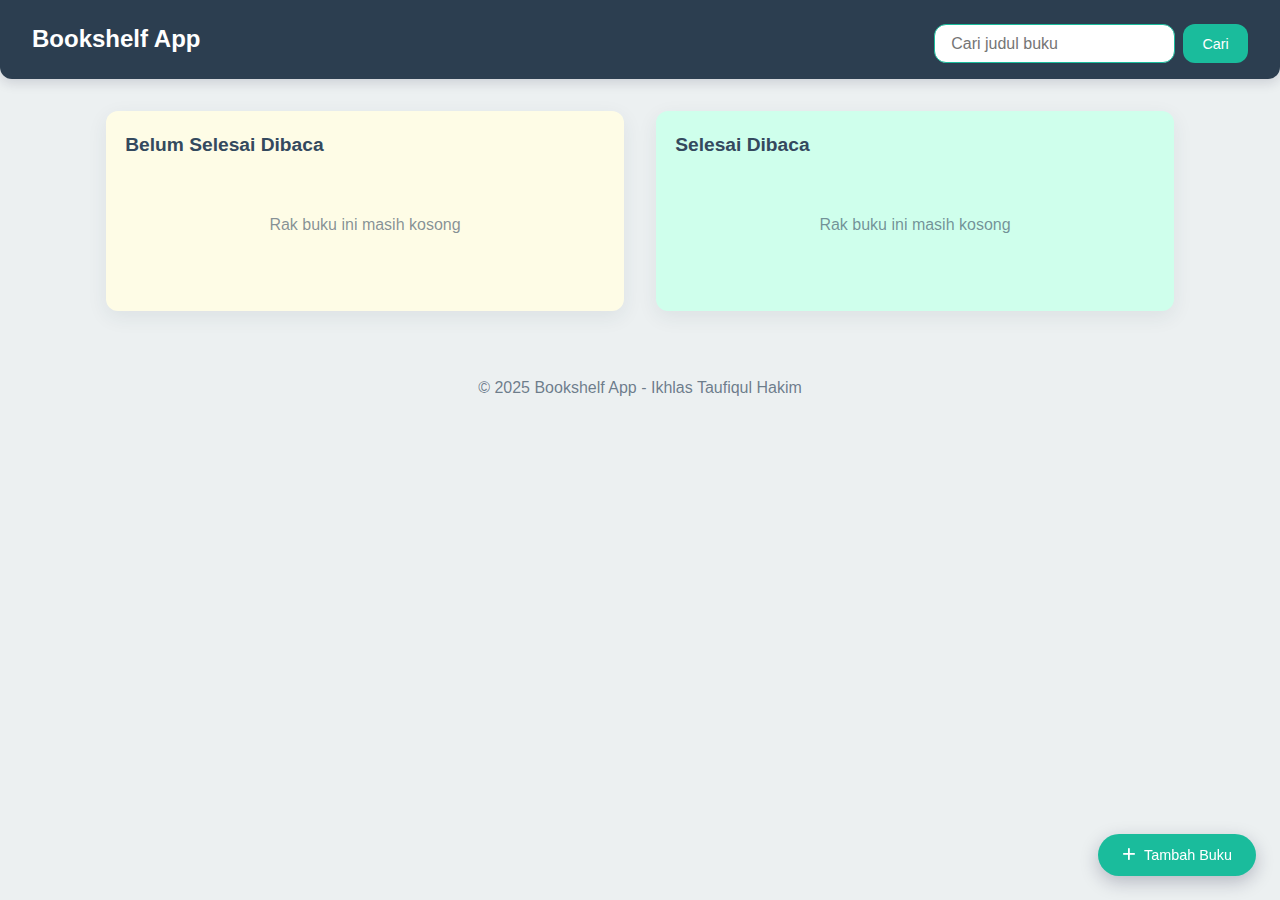
<file: bookshelf-js/index.html>
<!DOCTYPE html>
<html lang="en">
<head>
  <meta charset="UTF-8">
  <meta name="viewport" content="width=device-width, initial-scale=1.0">
  <title>Bookshelf App</title>
  <link rel="stylesheet" href="styles.css">
  <link
    rel="stylesheet"
    href="https://cdnjs.cloudflare.com/ajax/libs/font-awesome/6.4.0/css/all.min.css"
  />
  <script defer src="main.js"></script>
</head>
<body>
  <header>
    <h1>Bookshelf App</h1>
    <form class="search" id="searchBook" data-testid="searchBookForm">
      <input
        type="text"
        placeholder="Cari judul buku"
        data-testid="searchBookFormTitleInput"
      />
      <button type="submit" data-testid="searchBookFormSubmitButton">Cari</button>
    </form>
  </header>


  <main class="container">

    <!-- Shelves -->
    <div class="shelves">
      <section class="shelf" id="incompleteShelf">
        <h2>Belum Selesai Dibaca</h2>
        <div id="incompleteBookList" data-testid="incompleteBookList"></div>
      </section>

      <section class="shelf" id="completeShelf">
        <h2>Selesai Dibaca</h2>
        <div id="completeBookList" data-testid="completeBookList"></div>
      </section>
    </div>
  </main>

  <!-- Extended FAB -->
  <button id="fab" class="extended-fab">
    <i class="fas fa-plus"></i> Tambah Buku
  </button>

  <!-- Modal Add Book -->
  <div id="modal" class="modal hidden">
    <div class="modal-content">
      <span id="closeModal" class="close">&times;</span>
      <form id="bookForm" data-testid="bookForm">
        <div class="form-group">
          <label for="bookFormTitle">Judul</label>
          <input id="bookFormTitle" type="text" required data-testid="bookFormTitleInput">
        </div>
        <div class="form-group">
          <label for="bookFormAuthor">Penulis</label>
          <input id="bookFormAuthor" type="text" required data-testid="bookFormAuthorInput">
        </div>
        <div class="form-group">
          <label for="bookFormYear">Tahun</label>
          <input id="bookFormYear" type="number" required data-testid="bookFormYearInput">
        </div>
        <div class="form-group checkbox">
          <label for="bookFormIsComplete">Selesai dibaca</label>
          <input id="bookFormIsComplete" type="checkbox" data-testid="bookFormIsCompleteCheckbox">
        </div>
        <button id="bookFormSubmit" type="submit" data-testid="bookFormSubmitButton">
          Simpan ke Rak
        </button>
      </form>
    </div>
  </div>

  <footer>
    <p>&copy; 2025 Bookshelf App - Ikhlas Taufiqul Hakim</p>
  </footer>
</body>
</html>
</file>
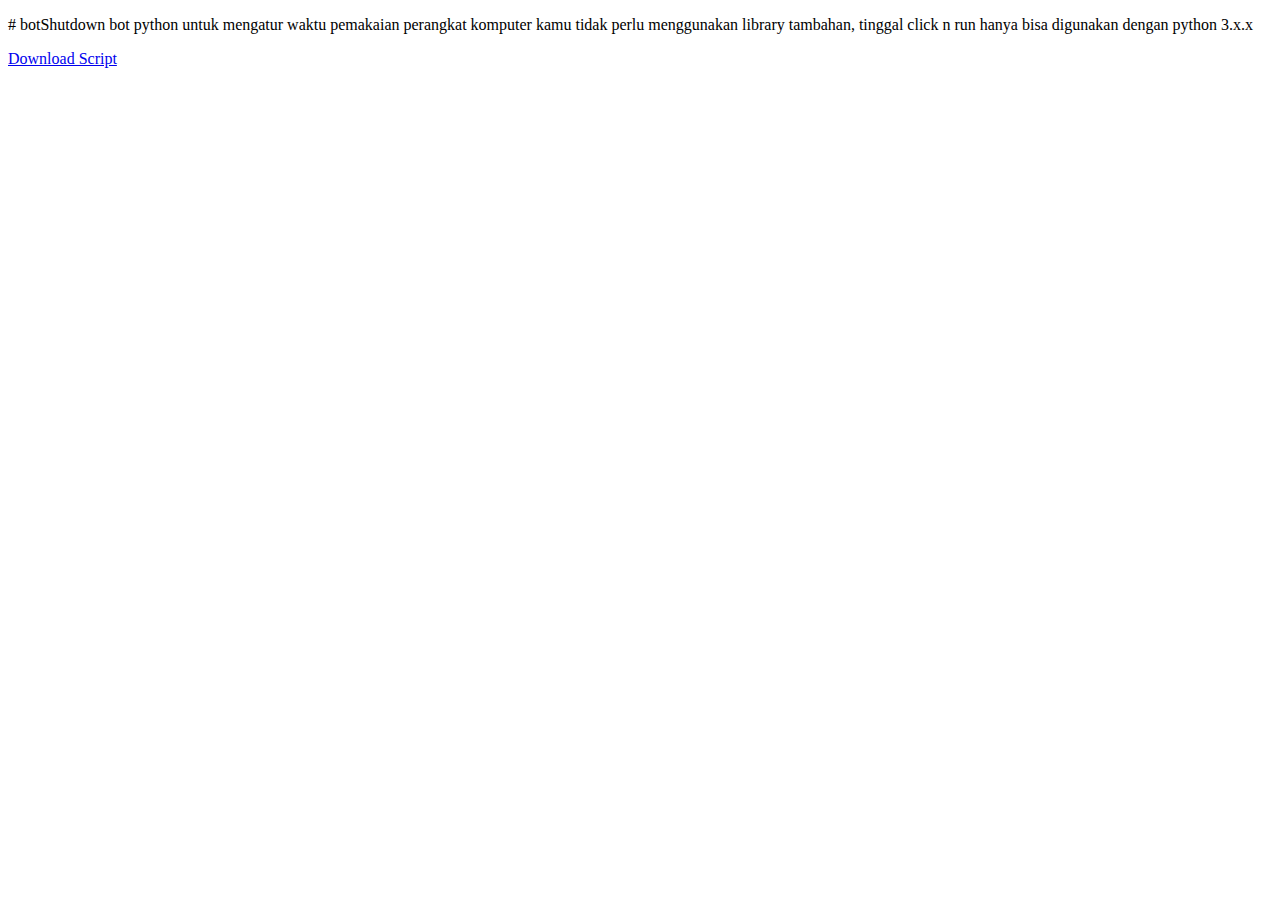
<file: botShutdown/index.html>
<!DOCTYPE html>
<html lang="en">
<head>
    <meta charset="UTF-8">
    <meta name="viewport" content="width=device-width, initial-scale=1.0">
    <title>Document</title>
</head>
<body>
    <p># botShutdown
bot python untuk mengatur waktu pemakaian perangkat komputer kamu

tidak perlu menggunakan library tambahan, tinggal click n run

hanya bisa digunakan dengan python 3.x.x
</p>

<a href="https://raw.githubusercontent.com/ikhlasth/botShutdown/botShutdown.py" download>
  Download Script
</a>
</body>
</html>
</file>
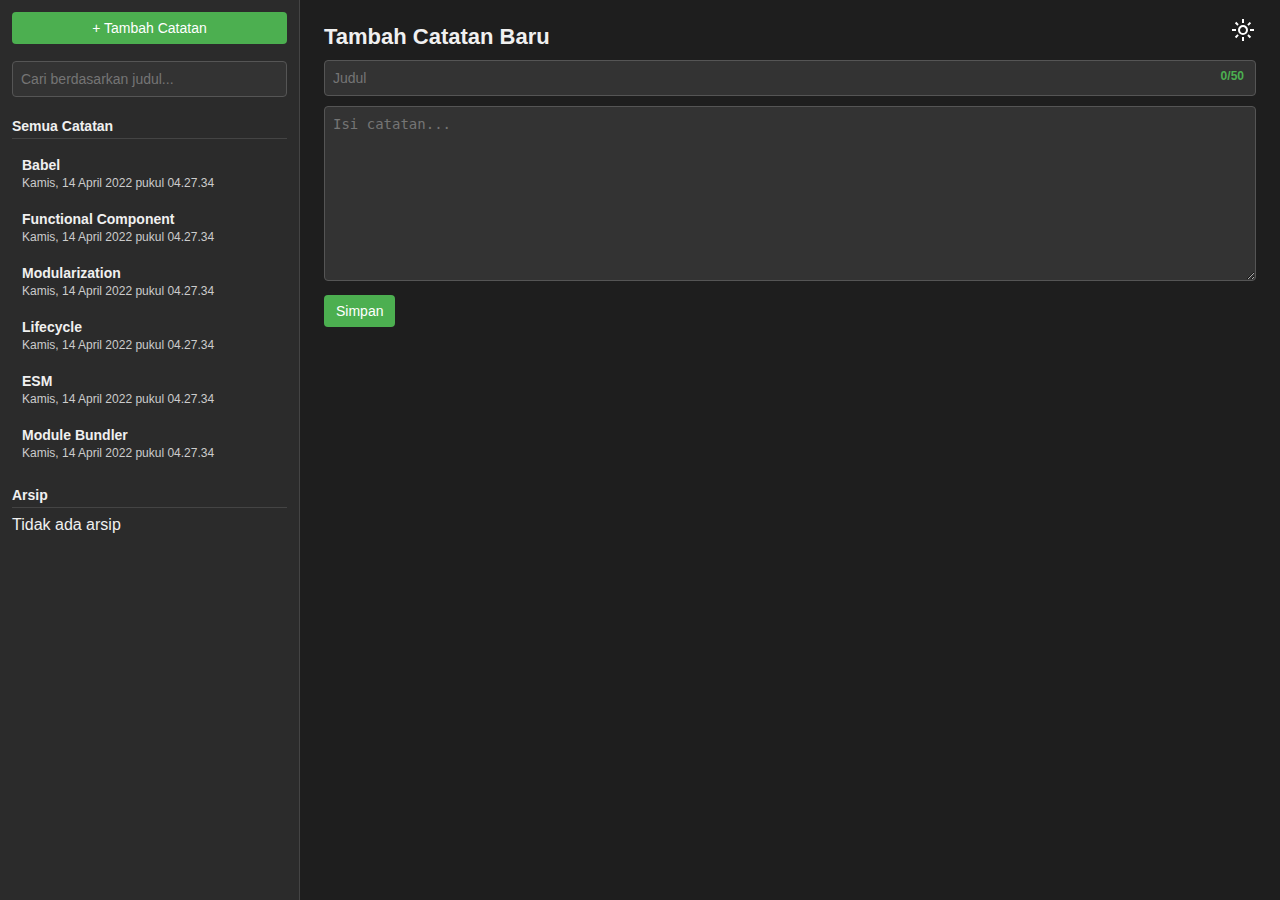
<file: buku-catatan/index.html>
<!doctype html>
<html lang="en">

<head>
  <meta charset="UTF-8" />
  <meta name="viewport" content="width=device-width, initial-scale=1.0" />
  <title>Buku Catatan</title>
  <script type="module" crossorigin src="/buku-catatan/assets/index-Bvlq6__N.js"></script>
  <link rel="stylesheet" crossorigin href="/buku-catatan/assets/index-CflOdHof.css">
</head>

<body>
  <div id="root"></div>
</body>

</html>
</file>
<file: bookshelf-js/styles.css>
:root {
  --dark: #2C3E50;
  --muted: #1ABC9C;
  --soft: #ECF0F1;
  --accent: #E9C46A;
  --text: #34495E;
  --card-incomplete: #fffcd8;
  --card-complete: #d0fce3;
  --shelf-incomplete: #fefce6;
  --shelf-complete: #cfffec;
  --button-complete: var(--soft);
  --button-edit: var(--soft);
  --button-delete: var(--soft);
  --icon-button-edit: #e6af5d;
  --icon-button-incomplete: #b5ab45;
  --icon-button-complete: #71ad8b;     
  --icon-button-delete: #ef584a; 
}

/* Reset & Base */
* { 
  box-sizing: border-box; 
}

body {
  margin: 0;
  font-family: 'Inter', sans-serif;
  background: var(--soft);
  color: var(--text);
  line-height: 1.6;
}

footer { 
  text-align:center; 
  padding:1rem; 
  color: rgba(52,73,94,0.7); 
}

/* Header */
header {
  display: flex;
  justify-content: space-between;
  align-items: center;
  padding: 1rem 2rem;
  background: var(--dark);
  color: white;
  box-shadow: 0 4px 12px rgba(25,24,59,0.15);
  border-bottom-left-radius: 12px;
  border-bottom-right-radius: 12px;
  flex-wrap: wrap;
}

header h1 { 
  font-size: 1.5rem; 
  font-weight: 700; 
  margin: 0; 
}

header .search {
  display: flex;
  gap: 0.5rem;
  margin-top: 0.5rem;
}

header .search input {
  padding: 0.6rem 1rem;
  border-radius: 12px;
  border: 1px solid var(--muted);
  font-size: 1rem;
}

header .search button {
  padding: 0.6rem 1.2rem;
  border-radius: 12px;
  font-size: 0.9rem;
  border: none;
  background: var(--muted);
  color: white;
  cursor: pointer;
  transition: background 0.2s;
}

header .search button:hover {
  background: var(--accent);
  color: var(--dark);
}

/* Container & Shelves */
.container { 
  max-width:1100px; 
  margin:2rem auto; 
  padding:0 1rem; 
  display:flex; 
  flex-direction:column; 
  gap:1.5rem; 
}

.shelves { 
  display:flex; 
  gap:2rem; 
  align-items:flex-start; 
}

.shelf {
  flex:1;
  padding:1.2rem;
  border-radius:12px;
  box-shadow:0 6px 20px rgba(44,62,80,0.08);
  min-height:200px;
}

.shelf h2 { 
  font-size:1.2rem; 
  margin-top:0; 
  margin-bottom:0; 
  font-weight:600; 
}

#incompleteShelf {
    background: var(--shelf-incomplete);
}

#completeShelf {
    background: var(--shelf-complete);
}

/* Book Cards */
[data-testid="bookItem"] {
  padding: 1rem 1.2rem;
  border-radius: 12px;
  margin-bottom: 1rem;
  box-shadow: 0 4px 12px rgba(0,0,0,0.08);
  display: flex;
  flex-direction: column;
  gap: 0.5rem;
  transition: transform 0.2s, box-shadow 0.2s;
}

[data-testid="bookItem"]:hover {
  transform: translateY(-2px);
  box-shadow: 0 6px 18px rgba(25,24,59,0.12);
}

[data-testid="bookItemTitle"] {
  font-size: 1.1rem; font-weight: 600; color: var(--dark); margin:0;
}

[data-testid="bookItemAuthor"], [data-testid="bookItemYear"] {
  font-size: 0.9rem; color: rgba(52, 73, 94, 0.7); margin:0;
}

/* Book card per status */
#incompleteBookList [data-testid="bookItem"] { 
  background: var(--card-incomplete); 
  border: 1px solid rgba(0,0,0,0.1);
}

#completeBookList [data-testid="bookItem"] { 
  background: var(--card-complete);
  border: 1px solid rgba(0,0,0,0.1);
}

/* Tombol aksi buku */
[data-testid="bookItem"] div {
  display: flex;
  gap: 0.5rem;
  margin-top: 0.5rem;
  flex-wrap: wrap;
}

[data-testid="bookItemIsCompleteButton"] {
  background: var(--button-complete);
  color: var(--dark);
  border: none;
  border-radius: 8px;
  padding: 0.4rem 0.8rem;
  cursor: pointer;
  font-size: 0.9rem;
  display: inline-flex; align-items: center; gap: 0.3rem;
  transition: background 0.2s, transform 0.2s;
}

[data-testid="bookItemIsCompleteButton"]:hover {
  transform: scale(1.05);
}

[data-testid="bookItemEditButton"] {
  background: var(--button-edit);
  color: var(--dark);
  border: none;
  border-radius: 8px;
  padding: 0.4rem 0.8rem;
  cursor: pointer;
  font-size: 0.9rem;
  display: inline-flex; align-items: center; gap: 0.3rem;
  transition: background 0.2s, transform 0.2s;
}

[data-testid="bookItemEditButton"]:hover {
  transform: scale(1.05);
}

[data-testid="bookItemDeleteButton"] {
  background: var(--button-delete);
  color: var(--dark);
  border: none;
  border-radius: 8px;
  padding: 0.4rem 0.8rem;
  cursor: pointer;
  font-size: 0.9rem;
  display: inline-flex; align-items: center; gap: 0.3rem;
  transition: background 0.2s, transform 0.2s;
}

[data-testid="bookItemDeleteButton"]:hover {
  transform: scale(1.05);
}

.undo-icon {
  color: var(--icon-button-incomplete);
}

.check-icon {
  color: var(--icon-button-complete);
}

.edit-icon {
  color: var(--icon-button-edit);
}

.delete-icon {
  color: var(--icon-button-delete);
}

/* Extended FAB */
.extended-fab {
  position: fixed; bottom:24px; right:24px; z-index:1000;
  display:inline-flex; align-items:center; gap:0.5rem; font-size: 0.9rem;
  padding:0.8rem 1.5rem; border-radius:28px; background:var(--muted);
  color:white; font-weight:500; border:none; cursor:pointer; box-shadow:0 6px 18px rgba(25,24,59,0.25);
  transition: transform 0.2s, background 0.2s;
}

.extended-fab:hover { 
  background:var(--accent); 
  color:var(--dark); 
  transform:scale(1.05); 
}

.extended-fab i { 
  color:white; 
}

.extended-fab:hover i { 
  color:var(--dark); 
}

/* Modal */
.modal { 
  position:fixed; top:0; left:0; width:100%; height:100%; background:rgba(44,62,80,0.4);
  display:flex; justify-content:center; align-items:center; z-index:2000; backdrop-filter:blur(4px); transition:opacity 0.3s; 
}

.modal.hidden { 
  opacity:0; 
  pointer-events:none; 
}

.modal-content { 
  background:white; 
  padding:1.5rem; 
  border-radius:12px; 
  width:90%; 
  max-width:500px; 
  position:relative; 
}

.close { 
  position:absolute; 
  top:12px; 
  right:12px; 
  font-size:1.5rem; 
  cursor:pointer; 
  color:var(--dark); 
}

/* Form Groups */
.form-group { 
  display:flex; 
  flex-direction:column; 
  margin-bottom:0.8rem; 
}

.form-group input[type=text], .form-group input[type=number] {
  padding:0.6rem 0.8rem; 
  font-size:1rem; 
  border:1px solid #ccc; 
  border-radius:10px;
}

.form-group.checkbox { 
  flex-direction:row; 
  align-items:center; 
  gap:0.5rem; 
}

#bookFormSubmit {
  padding:0.8rem 1.5rem; 
  font-size: 0.9rem;
  border:none; 
  border-radius:12px; 
  background:var(--muted); 
  color:white; 
  cursor:pointer; 
  transition:background 0.2s;
}

#bookFormSubmit:hover { 
  background:var(--accent); 
  color:var(--dark); 
}

/* Responsive */
@media (max-width:820px) { .shelves { flex-direction:column; } }
@media (max-width:600px) { 
  header { flex-direction:column; align-items:stretch; }
  header .search { margin-top:0.5rem; justify-content:center; }
  header .search input { flex:1; max-width:100%; }
  [data-testid="bookItem"] div { flex-direction: column; gap: 0.3rem; }
}
@media (max-width:480px) { 
  .search form { flex-direction:column; } 
  .search button { width:100%; }
  .shelf h2 { font-size:1.1rem; margin-top:0.3rem; margin-bottom:0.5rem; }
}
</file>
<file: buku-catatan/assets/index-CflOdHof.css>
*{margin:0;padding:0;box-sizing:border-box}html,body{height:100%;background:#fff}.app{display:flex;min-height:100vh;width:100vw;font-family:sans-serif}.app.dark{background:#1e1e1e;color:#f0f0f0}.main{position:relative;flex:1;padding:24px;overflow-y:auto}.top-right{position:absolute;top:16px;right:16px;display:flex;gap:8px}.main h2{margin-bottom:8px;font-size:22px}.main small{color:#777;display:block;margin-bottom:20px}.app.dark small{color:#ccc}.main textarea{width:100%;box-sizing:border-box;padding:8px;font-size:14px;border:1px solid #ccc;border-radius:4px;margin-bottom:10px;resize:vertical;min-height:120px;line-height:1.4;outline:none}.main textarea:focus-within{border-color:#4caf50;box-shadow:0 0 0 2px #4caf504d}.app.dark input,.app.dark textarea{background:#333;color:#f0f0f0;border:1px solid #555}.note-body{text-align:justify;white-space:pre-wrap;line-height:1.5}.note-tanggal{white-space:pre-wrap}.input-judul{display:flex;align-items:center;margin:10px auto;position:relative}.input-judul input{flex:1;padding:8px;font-size:14px;border:1px solid #ccc;border-radius:4px;height:36px;outline:none;box-sizing:border-box}.input-judul input:focus-within{border-color:#4caf50;box-shadow:0 0 0 2px #4caf504d}.char-counter{position:absolute;right:12px;top:25%;font-size:12px;font-weight:700;background:transparent;padding-left:4px}.char-counter.safe{color:#4caf50}.char-counter.warn-low{color:#ff9800}.char-counter.warn-med{color:#fb8c00}.char-counter.warn-high{color:#e53935}.sidebar{width:300px;background:#fafafa;border-right:1px solid #ddd;padding:12px;box-sizing:border-box;display:flex;flex-direction:column}.app.dark .sidebar{background:#2b2b2b;border-right:1px solid #444}.sidebar h3{margin:16px 0 8px;font-size:14px;color:#555;border-bottom:1px solid #eee;padding-bottom:4px}.app.dark .sidebar h3{color:#f0f0f0;border-bottom:1px solid #444}.search-bar{display:flex;align-items:center;margin:5px 0;position:relative}.search-bar input{flex:1;padding:8px;font-size:14px;border:1px solid #ccc;border-radius:4px;height:36px;outline:none;box-sizing:border-box}.search-bar input:focus-within{border-color:#4caf50;box-shadow:0 0 0 2px #4caf504d}.note-list-item{padding:10px;border-radius:4px;cursor:pointer;transition:background .2s}.note-list-item:hover{background:#f0f0f0}.note-list-item strong{display:block;font-size:14px}.note-list-item small{font-size:12px;color:#777}.app.dark .note-list-item:hover{background:#333}.actions{margin-top:20px;display:flex;gap:10px}.actions button{padding:8px 12px;border:none;border-radius:4px;cursor:pointer;font-size:14px}.actions button:first-child{background:#f44336;color:#fff}.actions button:last-child{background:#2196f3;color:#fff}.add-note{margin-bottom:12px;padding:8px 12px;background:#4caf50;color:#fff;border:none;border-radius:4px;cursor:pointer;font-size:14px}.add-note:hover{background:#45a049}.icon-btn{background:none;border:none;padding:2px 1px;cursor:pointer;position:relative}.icon-btn:hover:before{content:"";position:absolute;top:-5px;right:50%;transform:translate(50%);border-width:4px;border-style:solid;border-color:#000 transparent transparent transparent}.icon-btn:hover:after{content:attr(title);position:absolute;top:35px;right:50%;transform:translate(50%);background:#000c;color:#fff;padding:4px 8px;font-size:12px;border-radius:4px;white-space:nowrap;pointer-events:none;z-index:10}.app.dark .icon-btn:hover:after{background:#fff;color:#000}.app.dark .icon-btn:hover:before{border-color:#fff transparent transparent transparent}.dark-mode-toggle{margin-right:8px}.dark-mode-toggle:hover:after{transform:translate(-1%)}.save-note-btn{padding:8px 12px;background:#4caf50;color:#fff;border:none;border-radius:4px;cursor:pointer;font-size:14px;transition:background .2s}.save-note-btn:hover{background:#45a049}.mobile-divider{display:none}@media (max-width: 900px){.sidebar{width:200px;min-width:180px;padding:.75rem}.main{padding:1rem}.search-bar input{font-size:13px;padding:4px}}@media (max-width: 600px){.app{flex-direction:column}.mobile-divider{display:block;border:0;border-top:1px solid black}.app.dark .mobile-divider{border-top:1px solid white}.sidebar{width:100%;max-height:35vh;overflow-y:auto}.main{flex:1;overflow-y:auto;max-height:65vh}.note-list-item{font-size:.9rem;padding:.4rem .6rem}.top-right{gap:.25rem}}
</file>
